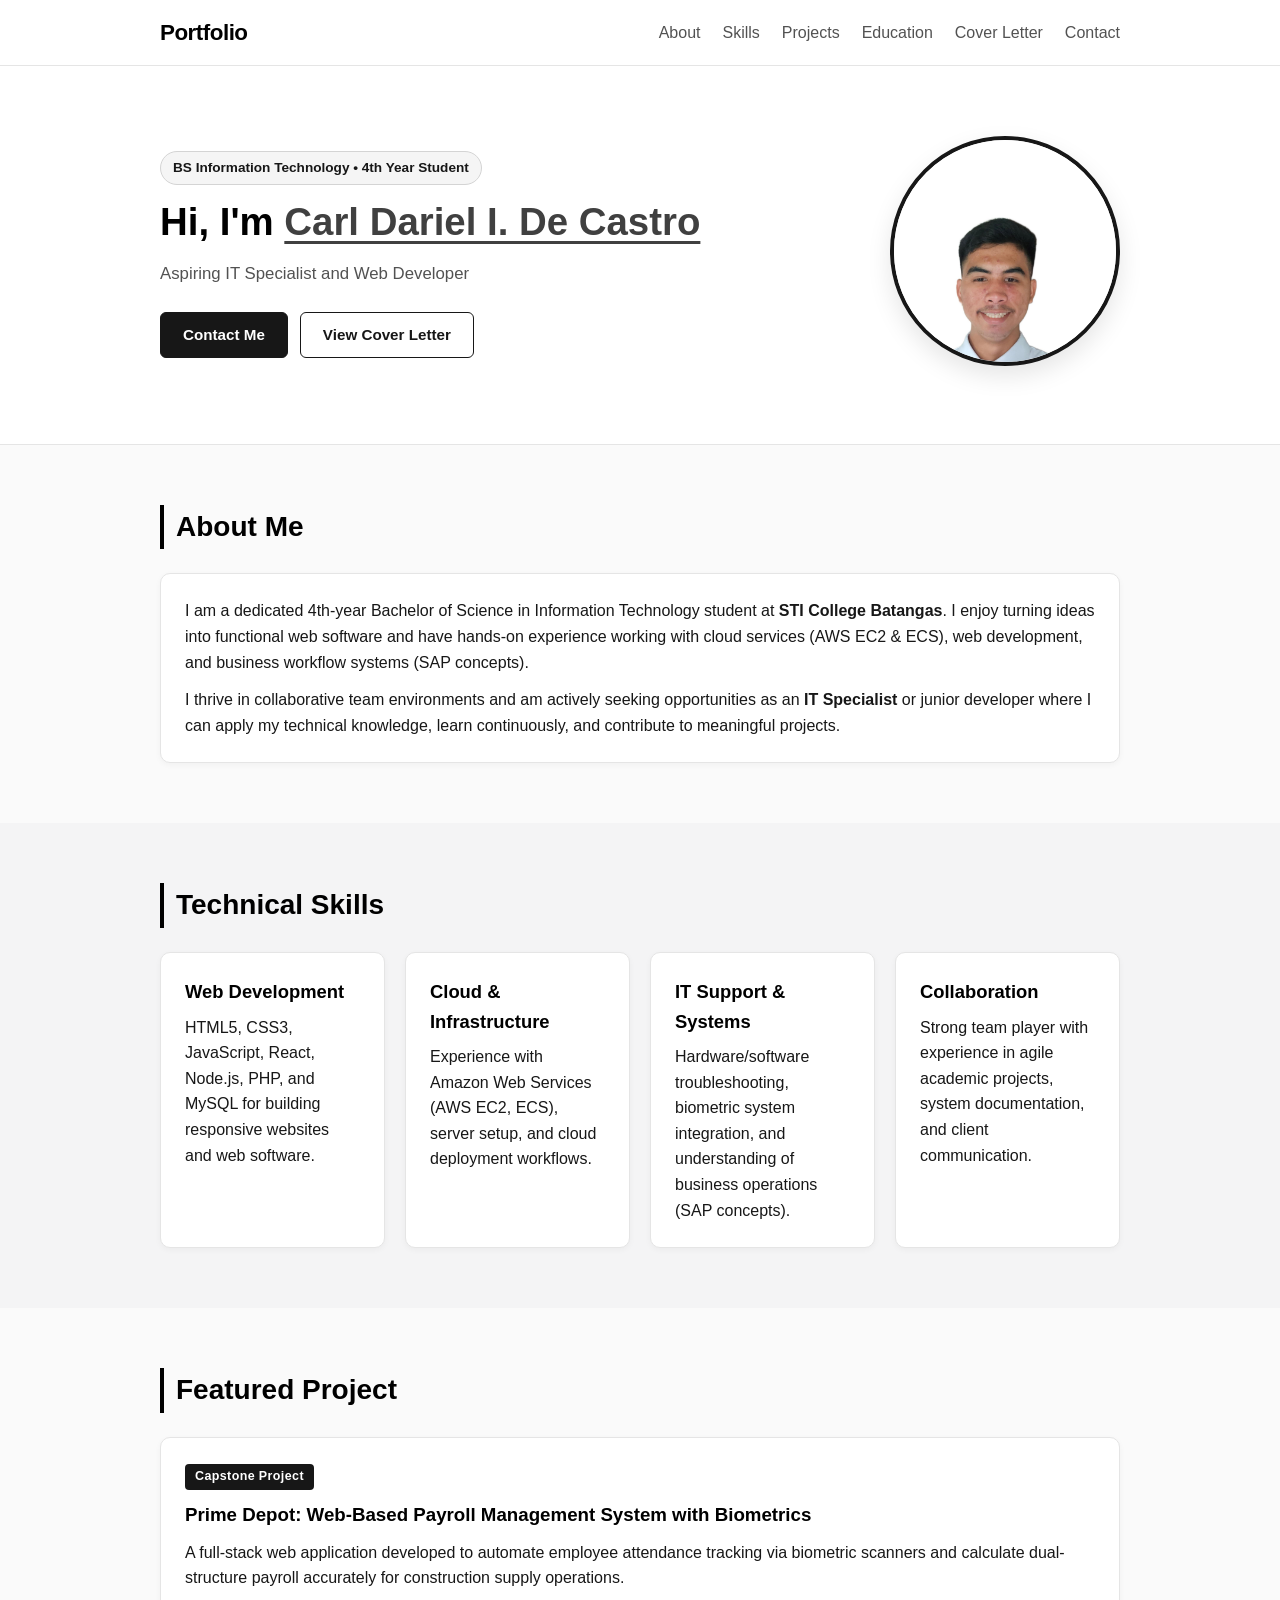
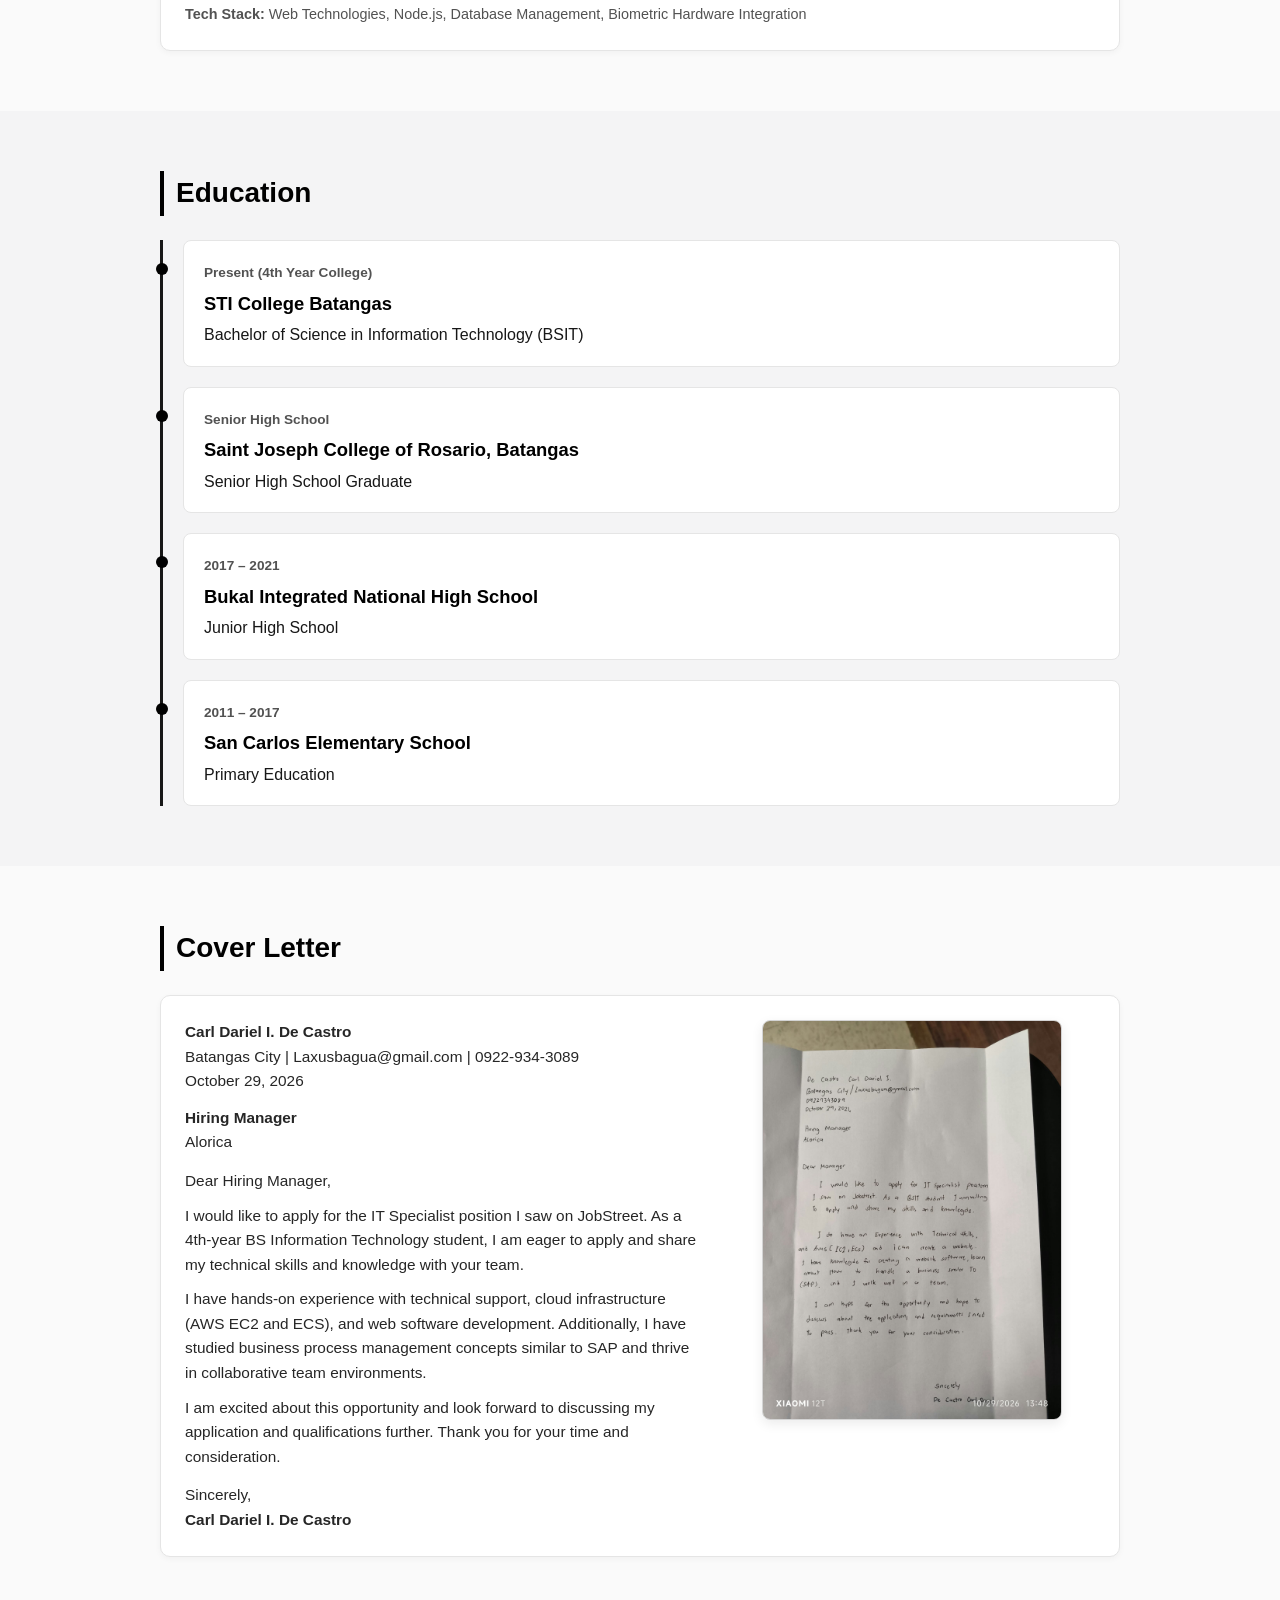
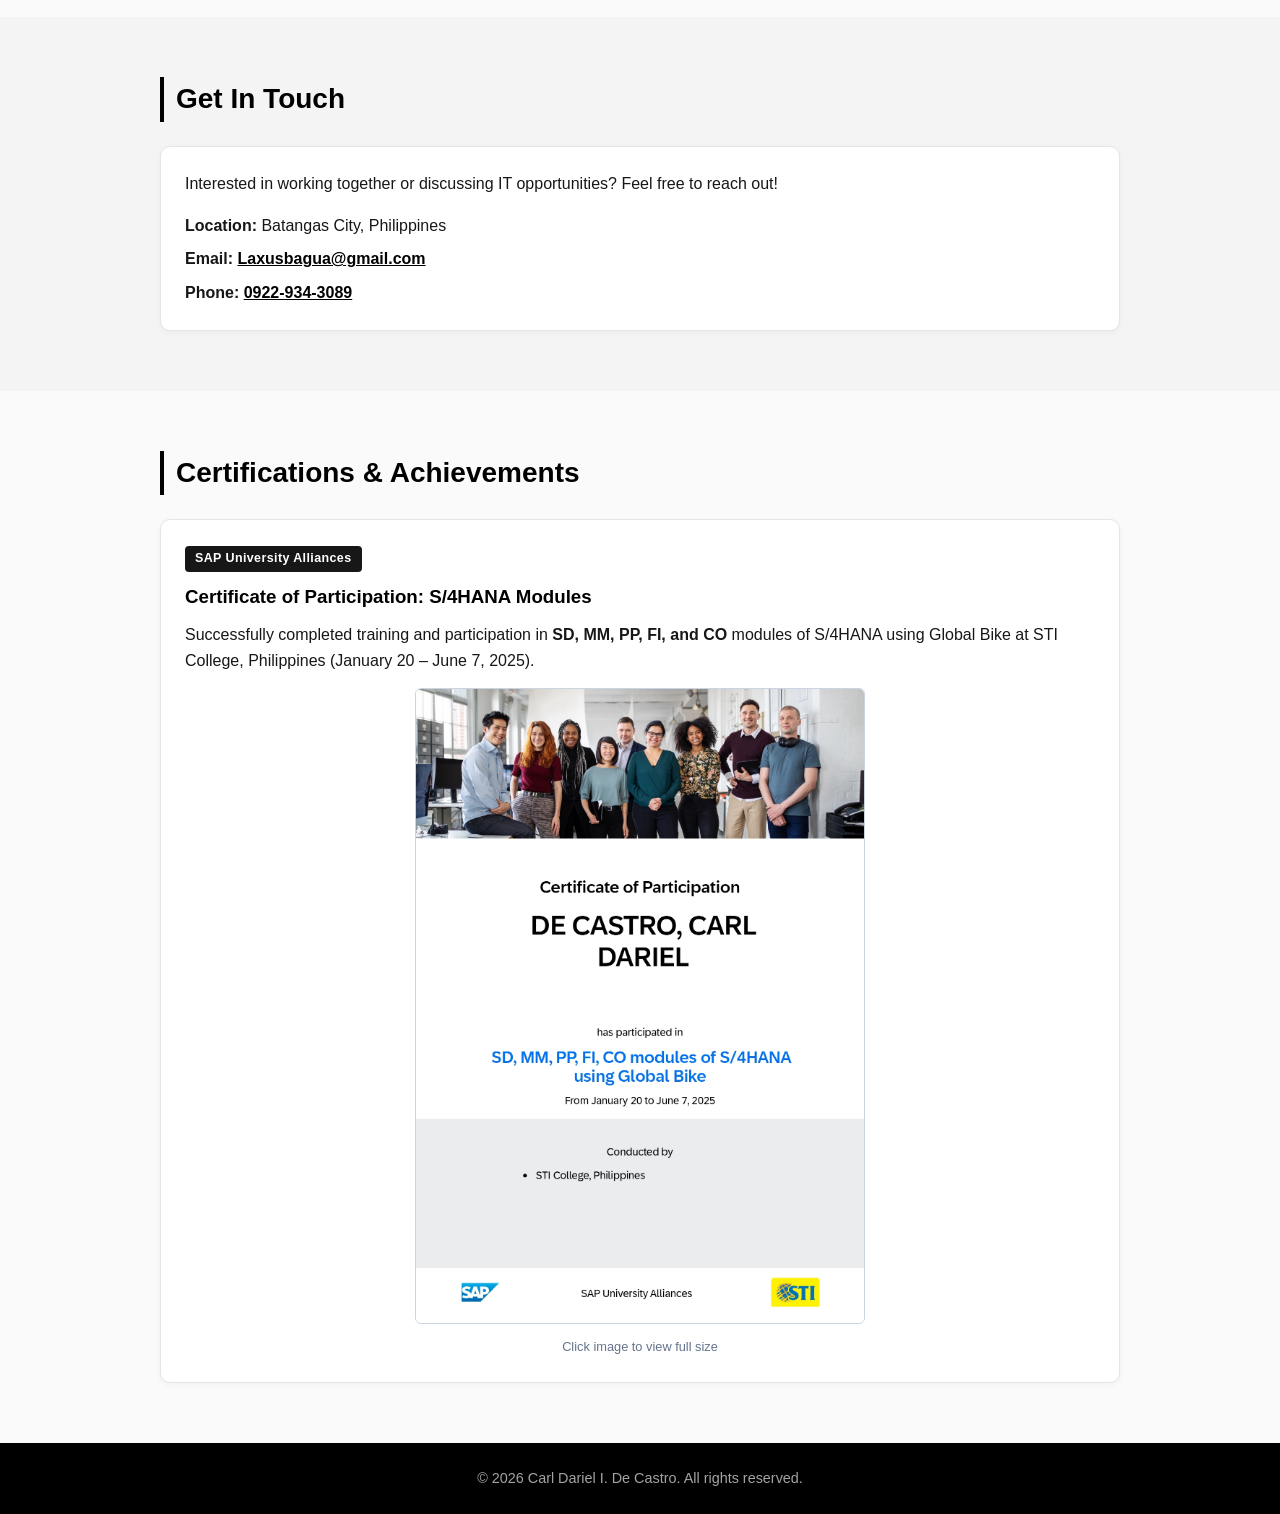
<file: index.html>
<!DOCTYPE html>
<html lang="en">
<head>
  <meta charset="UTF-8" />
  <meta name="viewport" content="width=device-width, initial-scale=1.0" />
  <title>Carl Dariel I. De Castro | Portfolio</title>
  <link rel="stylesheet" href="style.css" />
</head>
<body>

  <!-- Navigation -->
  <header class="navbar">
    <div class="container nav-content">
      <a href="#home" class="logo">Portfolio<span></span></a>
      <nav>
        <ul class="nav-links">
          <li><a href="#about">About</a></li>
          <li><a href="#skills">Skills</a></li>
          <li><a href="#projects">Projects</a></li>
          <li><a href="#education">Education</a></li>
          <li><a href="#cover-letter">Cover Letter</a></li>
          <li><a href="#contact">Contact</a></li>
        </ul>
      </nav>
    </div>
  </header>

  <!-- Hero Section -->
  <section id="home" class="hero">
    <div class="container hero-grid">
      <div class="hero-text">
        <p class="badge">BS Information Technology • 4th Year Student</p>
        <h1>Hi, I'm <span>Carl Dariel I. De Castro</span></h1>
        <p class="subtitle">
          Aspiring IT Specialist and Web Developer
        </p>
        <div class="hero-buttons">
          <a href="#contact" class="btn primary">Contact Me</a>
          <a href="#cover-letter" class="btn secondary">View Cover Letter</a>
        </div>
      </div>
      <div class="hero-image">
        <!-- Make sure Profile.jpg is in the same folder -->
        <img src="Profile.jpg" alt="Carl Dariel I. De Castro" />
      </div>
    </div>
  </section>

  <!-- About Section -->
  <section id="about" class="section">
    <div class="container">
      <h2 class="section-title">About Me</h2>
      <div class="card">
        <p>
          I am a dedicated 4th-year Bachelor of Science in Information Technology student at 
          <strong>STI College Batangas</strong>. I enjoy turning ideas into functional web software 
          and have hands-on experience working with cloud services (AWS EC2 & ECS), web development, 
          and business workflow systems (SAP concepts).
        </p>
        <p style="margin-top: 12px;">
          I thrive in collaborative team environments and am actively seeking opportunities as an 
          <strong>IT Specialist</strong> or junior developer where I can apply my technical knowledge, 
          learn continuously, and contribute to meaningful projects.
        </p>
      </div>
    </div>
  </section>

  <!-- Skills Section -->
  <section id="skills" class="section alt-bg">
    <div class="container">
      <h2 class="section-title">Technical Skills</h2>
      <div class="skills-grid">
        <div class="card skill-card">
          <h3>Web Development</h3>
          <p>HTML5, CSS3, JavaScript, React, Node.js, PHP, and MySQL for building responsive websites and web software.</p>
        </div>
        <div class="card skill-card">
          <h3>Cloud & Infrastructure</h3>
          <p>Experience with Amazon Web Services (AWS EC2, ECS), server setup, and cloud deployment workflows.</p>
        </div>
        <div class="card skill-card">
          <h3>IT Support & Systems</h3>
          <p>Hardware/software troubleshooting, biometric system integration, and understanding of business operations (SAP concepts).</p>
        </div>
        <div class="card skill-card">
          <h3>Collaboration</h3>
          <p>Strong team player with experience in agile academic projects, system documentation, and client communication.</p>
        </div>
      </div>
    </div>
  </section>

  <!-- Projects Section -->
  <section id="projects" class="section">
    <div class="container">
      <h2 class="section-title">Featured Project</h2>
      <div class="card project-card">
        <span class="tag">Capstone Project</span>
        <h3>Prime Depot: Web-Based Payroll Management System with Biometrics</h3>
        <p>
          A full-stack web application developed to automate employee attendance tracking via biometric scanners 
          and calculate dual-structure payroll accurately for construction supply operations.
        </p>
        <p class="tech-stack"><strong>Tech Stack:</strong> Web Technologies, Node.js, Database Management, Biometric Hardware Integration</p>
      </div>
    </div>
  </section>

  <!-- Education Timeline -->
  <section id="education" class="section alt-bg">
    <div class="container">
      <h2 class="section-title">Education</h2>
      <div class="timeline">
        <div class="timeline-item">
          <span class="year">Present (4th Year College)</span>
          <h3>STI College Batangas</h3>
          <p>Bachelor of Science in Information Technology (BSIT)</p>
        </div>
        <div class="timeline-item">
          <span class="year">Senior High School</span>
          <h3>Saint Joseph College of Rosario, Batangas</h3>
          <p>Senior High School Graduate</p>
        </div>
        <div class="timeline-item">
          <span class="year">2017 – 2021</span>
          <h3>Bukal Integrated National High School</h3>
          <p>Junior High School</p>
        </div>
        <div class="timeline-item">
          <span class="year">2011 – 2017</span>
          <h3>San Carlos Elementary School</h3>
          <p>Primary Education</p>
        </div>
      </div>
    </div>
  </section>

  <!-- Cover Letter Section -->
  <section id="cover-letter" class="section">
    <div class="container">
      <h2 class="section-title">Cover Letter</h2>
      <div class="card cover-letter-grid">
        <div class="letter-text">
          <p class="letter-meta">
            <strong>Carl Dariel I. De Castro</strong><br />
            Batangas City | Laxusbagua@gmail.com | 0922-934-3089<br />
            October 29, 2026
          </p>
          <p class="letter-meta" style="margin-top: 12px;">
            <strong>Hiring Manager</strong><br />
            Alorica
          </p>
          <p style="margin-top: 14px;">Dear Hiring Manager,</p>
          <p style="margin-top: 10px;">
            I would like to apply for the IT Specialist position I saw on JobStreet. As a 4th-year BS Information Technology student, I am eager to apply and share my technical skills and knowledge with your team.
          </p>
          <p style="margin-top: 10px;">
            I have hands-on experience with technical support, cloud infrastructure (AWS EC2 and ECS), and web software development. Additionally, I have studied business process management concepts similar to SAP and thrive in collaborative team environments.
          </p>
          <p style="margin-top: 10px;">
            I am excited about this opportunity and look forward to discussing my application and qualifications further. Thank you for your time and consideration.
          </p>
          <p style="margin-top: 14px;">
            Sincerely,<br />
            <strong>Carl Dariel I. De Castro</strong>
          </p>
        </div>

        <div class="letter-image">
            <img src="coverletter.jpg" alt="Handwritten Cover Letter" />
          </a>
        </div>
      </div>
    </div>
  </section>

  <!-- Contact Section -->
  <section id="contact" class="section alt-bg">
    <div class="container">
      <h2 class="section-title">Get In Touch</h2>
      <div class="card contact-card">
        <p>Interested in working together or discussing IT opportunities? Feel free to reach out!</p>
        <div class="contact-info">
          <p><strong>Location:</strong> Batangas City, Philippines</p>
          <p><strong>Email:</strong> <a href="mailto:Laxusbagua@gmail.com">Laxusbagua@gmail.com</a></p>
          <p><strong>Phone:</strong> <a href="tel:09229343089">0922-934-3089</a></p>
        </div>
      </div>
    </div>
  </section>


  <!-- Achievements Section -->
  <section id="achievements" class="section">
    <div class="container">
      <h2 class="section-title">Certifications & Achievements</h2>
      <div class="card project-card">
        <span class="tag">SAP University Alliances</span>
        <h3>Certificate of Participation: S/4HANA Modules</h3>
        <p>
          Successfully completed training and participation in <strong>SD, MM, PP, FI, and CO</strong> modules 
          of S/4HANA using Global Bike at STI College, Philippines (January 20 – June 7, 2025).
        </p>
        
        <!-- Achievement Image Preview -->
        <div style="margin-top: 15px; text-align: center;">
          <a href="achievement.jpg" target="_blank" title="Click to view full certificate">
            <img src="SAP.jpg" alt="SAP S/4HANA Certificate" style="width: 100%; max-width: 450px; border-radius: 6px; border: 1px solid #cbd5e1;" />
          </a>
          <p style="font-size: 0.8rem; color: #64748b; margin-top: 5px;">Click image to view full size</p>
        </div>
      </div>
    </div>
  </section>
  
  <!-- Footer -->
  <footer>
    <p>&copy; 2026 Carl Dariel I. De Castro. All rights reserved.</p>
  </footer>

</body>
</html>
</file>
<file: style.css>
/* Reset & Base Styles */
* {
  margin: 0;
  padding: 0;
  box-sizing: border-box;
  font-family: 'Segoe UI', Tahoma, Geneva, Verdana, sans-serif;
}

html {
  scroll-behavior: smooth;
}

body {
  background-color: #fafafa;
  color: #171717;
  line-height: 1.6;
}

.container {
  max-width: 1000px;
  margin: 0 auto;
  padding: 0 20px;
}

/* Navbar */
.navbar {
  background: #ffffff;
  border-bottom: 1px solid #e5e5e5;
  position: sticky;
  top: 0;
  z-index: 100;
}

.nav-content {
  display: flex;
  justify-content: space-between;
  align-items: center;
  height: 65px;
}

.logo {
  font-size: 1.4rem;
  font-weight: 800;
  color: #000000;
  text-decoration: none;
  letter-spacing: -0.5px;
}

.logo span {
  color: #525252;
}

.nav-links {
  list-style: none;
  display: flex;
  gap: 22px;
}

.nav-links a {
  text-decoration: none;
  color: #525252;
  font-weight: 500;
  transition: color 0.2s;
}

.nav-links a:hover {
  color: #000000;
}

/* Hero Section */
.hero {
  padding: 70px 0;
  background: #ffffff;
  border-bottom: 1px solid #e5e5e5;
}

.hero-grid {
  display: flex;
  align-items: center;
  justify-content: space-between;
  gap: 40px;
  flex-wrap: wrap;
}

.hero-text {
  flex: 1;
  min-width: 280px;
}

.badge {
  display: inline-block;
  background: #f5f5f5;
  color: #171717;
  border: 1px solid #d4d4d4;
  padding: 5px 12px;
  border-radius: 20px;
  font-size: 0.85rem;
  font-weight: 600;
  margin-bottom: 14px;
}

.hero-text h1 {
  font-size: 2.4rem;
  color: #000000;
  line-height: 1.2;
  margin-bottom: 16px;
}

.hero-text h1 span {
  color: #404040;
  text-decoration: underline;
  text-decoration-thickness: 3px;
  text-underline-offset: 6px;
}

.subtitle {
  font-size: 1.05rem;
  color: #525252;
  margin-bottom: 24px;
}

.hero-buttons {
  display: flex;
  gap: 12px;
}

.btn {
  padding: 10px 22px;
  border-radius: 6px;
  text-decoration: none;
  font-weight: 600;
  font-size: 0.95rem;
  transition: 0.2s;
}

.btn.primary {
  background: #171717;
  color: #ffffff;
  border: 1px solid #171717;
}

.btn.primary:hover {
  background: #404040;
  border-color: #404040;
}

.btn.secondary {
  background: #ffffff;
  color: #171717;
  border: 1px solid #171717;
}

.btn.secondary:hover {
  background: #f5f5f5;
}

.hero-image img {
  width: 230px;
  height: 230px;
  object-fit: cover;
  object-position: top;
  border-radius: 50%;
  border: 4px solid #171717;
  box-shadow: 0 10px 25px rgba(0, 0, 0, 0.1);
  background-color: #f5f5f5;
}

/* Sections & Cards */
.section {
  padding: 60px 0;
}

.alt-bg {
  background: #f4f4f5;
}

.section-title {
  font-size: 1.75rem;
  color: #000000;
  margin-bottom: 24px;
  border-left: 4px solid #000000;
  padding-left: 12px;
}

.card {
  background: #ffffff;
  padding: 24px;
  border-radius: 10px;
  border: 1px solid #e5e5e5;
  box-shadow: 0 2px 6px rgba(0, 0, 0, 0.04);
  transition: transform 0.2s, box-shadow 0.2s;
}

.card:hover {
  transform: translateY(-2px);
  box-shadow: 0 6px 16px rgba(0, 0, 0, 0.08);
}

/* Skills Grid */
.skills-grid {
  display: grid;
  grid-template-columns: repeat(auto-fit, minmax(220px, 1fr));
  gap: 20px;
}

.skill-card h3 {
  color: #000000;
  margin-bottom: 8px;
  font-size: 1.15rem;
}

/* Project & Achievement Card */
.tag {
  display: inline-block;
  background: #171717;
  color: #ffffff;
  font-size: 0.78rem;
  font-weight: 600;
  padding: 3px 10px;
  border-radius: 4px;
  margin-bottom: 10px;
  letter-spacing: 0.4px;
}

.project-card h3 {
  margin-bottom: 10px;
  color: #000000;
}

.tech-stack {
  margin-top: 12px;
  font-size: 0.9rem;
  color: #525252;
}

/* Education Timeline */
.timeline {
  border-left: 3px solid #171717;
  padding-left: 20px;
  display: flex;
  flex-direction: column;
  gap: 20px;
}

.timeline-item {
  background: #ffffff;
  padding: 18px 20px;
  border-radius: 8px;
  border: 1px solid #e5e5e5;
  position: relative;
}

.timeline-item::before {
  content: '';
  width: 12px;
  height: 12px;
  background: #000000;
  border-radius: 50%;
  position: absolute;
  left: -28px;
  top: 22px;
}

.year {
  font-size: 0.85rem;
  font-weight: 700;
  color: #525252;
}

.timeline-item h3 {
  font-size: 1.15rem;
  margin: 4px 0;
  color: #000000;
}

/* Cover Letter Layout */
.cover-letter-grid {
  display: flex;
  gap: 30px;
  align-items: flex-start;
  flex-wrap: wrap;
}

.letter-text {
  flex: 1.4;
  min-width: 280px;
  font-size: 0.96rem;
  color: #262626;
}

.letter-image {
  flex: 1;
  min-width: 240px;
  text-align: center;
}

.letter-image img {
  width: 100%;
  max-width: 300px;
  border-radius: 8px;
  border: 1px solid #d4d4d4;
  box-shadow: 0 4px 12px rgba(0, 0, 0, 0.08);
  transition: transform 0.2s;
}

.letter-image img:hover {
  transform: scale(1.02);
}

.caption {
  font-size: 0.8rem;
  color: #737373;
  margin-top: 8px;
}

/* Contact */
.contact-info {
  margin-top: 16px;
  display: flex;
  flex-direction: column;
  gap: 8px;
}

.contact-info a {
  color: #000000;
  font-weight: 600;
  text-decoration: underline;
}

.contact-info a:hover {
  color: #525252;
}

/* Footer */
footer {
  text-align: center;
  padding: 24px;
  background: #000000;
  color: #a3a3a3;
  font-size: 0.9rem;
}

/* Mobile Adjustments */
@media (max-width: 650px) {
  .nav-links {
    display: none;
  }
  .hero-grid {
    flex-direction: column-reverse;
    text-align: center;
  }
  .hero-buttons {
    justify-content: center;
  }
}
</file>
